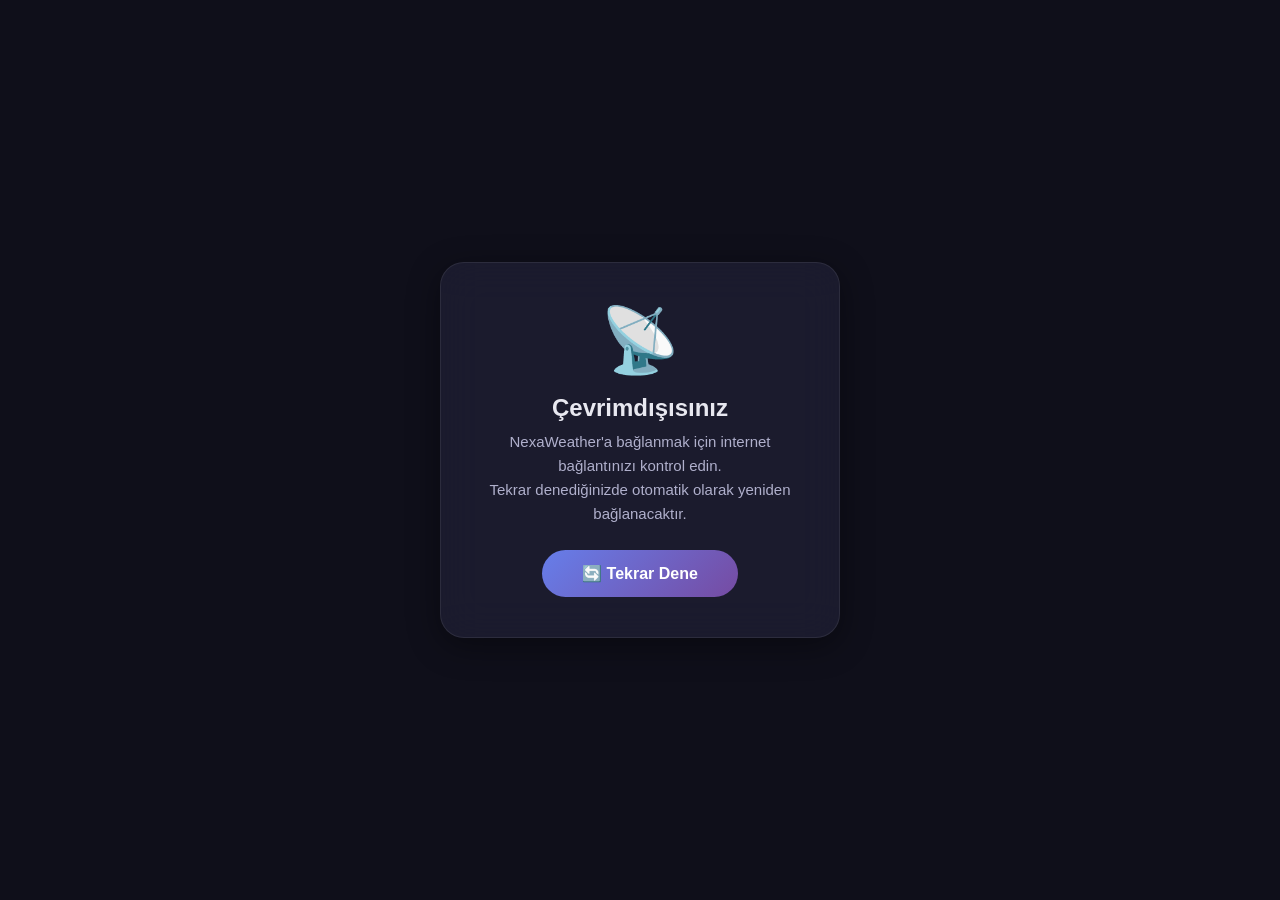
<file: offline.html>
<!DOCTYPE html>
<html lang="tr">
<head>
    <meta charset="UTF-8">
    <meta name="viewport" content="width=device-width, initial-scale=1.0">
    <title>Çevrimdışı - NexaWeather</title>
    <style>
        * {
            margin: 0;
            padding: 0;
            box-sizing: border-box;
        }

        body {
            font-family: -apple-system, BlinkMacSystemFont, 'Segoe UI', Roboto, sans-serif;
            background: #0f0f1a;
            color: #e8e8f0;
            min-height: 100vh;
            display: flex;
            align-items: center;
            justify-content: center;
            padding: 20px;
        }

        .offline-box {
            background: rgba(30, 30, 50, 0.8);
            backdrop-filter: blur(20px);
            border-radius: 24px;
            padding: 40px 30px;
            max-width: 400px;
            width: 100%;
            text-align: center;
            border: 1px solid rgba(255, 255, 255, 0.08);
            box-shadow: 0 8px 32px rgba(0, 0, 0, 0.4);
        }

        .offline-icon {
            font-size: 64px;
            margin-bottom: 16px;
        }

        .offline-title {
            font-size: 24px;
            font-weight: 700;
            margin-bottom: 8px;
        }

        .offline-desc {
            color: #b0b0cc;
            font-size: 15px;
            line-height: 1.6;
            margin-bottom: 24px;
        }

        .offline-btn {
            background: linear-gradient(135deg, #667eea 0%, #764ba2 100%);
            color: #fff;
            border: none;
            padding: 14px 40px;
            border-radius: 50px;
            font-size: 16px;
            font-weight: 600;
            cursor: pointer;
            transition: transform 0.2s;
        }

        .offline-btn:active {
            transform: scale(0.95);
        }

        .offline-btn:hover {
            transform: scale(1.02);
        }
    </style>
</head>
<body>

    <div class="offline-box">
        <div class="offline-icon">📡</div>
        <h1 class="offline-title">Çevrimdışısınız</h1>
        <p class="offline-desc">
            NexaWeather'a bağlanmak için internet bağlantınızı kontrol edin.<br>
            Tekrar denediğinizde otomatik olarak yeniden bağlanacaktır.
        </p>
        <button class="offline-btn" onclick="location.reload()">
            🔄 Tekrar Dene
        </button>
    </div>

</body>
</html>
</file>
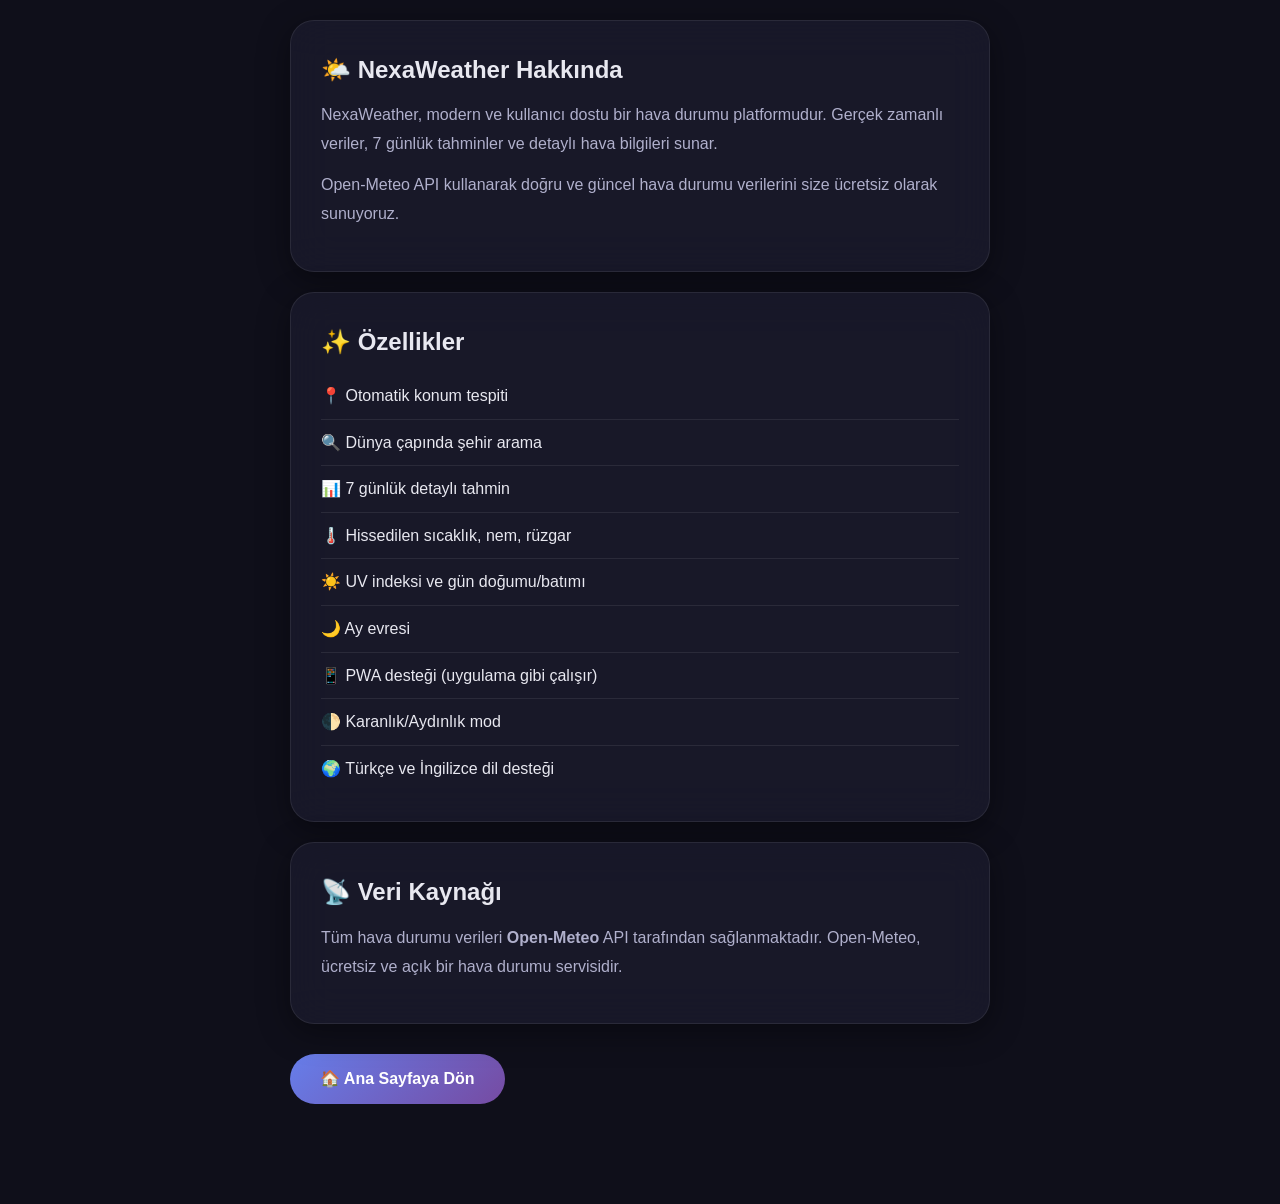
<file: pages/about.html>
<!DOCTYPE html>
<html lang="tr">
<head>
    <meta charset="UTF-8" />
    <meta name="viewport" content="width=device-width, initial-scale=1.0" />
    <title>NexaWeather - Hakkında</title>
    <script>document.documentElement.setAttribute('data-theme',localStorage.getItem('nexa_theme')||'dark');</script>
    <link rel="stylesheet" href="../style.css" />
    <style>
        .about-container {
            max-width: 700px;
            margin: 0 auto;
            padding: 20px 0;
        }
        .about-card {
            background: var(--bg-card);
            backdrop-filter: blur(20px);
            border-radius: var(--radius);
            padding: 30px;
            border: 1px solid var(--border-color);
            box-shadow: var(--shadow);
            margin-bottom: 20px;
        }
        .about-card h2 {
            font-size: 24px;
            margin-bottom: 12px;
        }
        .about-card p {
            color: var(--text-secondary);
            line-height: 1.8;
            margin-bottom: 12px;
        }
        .back-btn {
            display: inline-block;
            background: var(--gradient);
            color: #fff;
            padding: 12px 30px;
            border-radius: 50px;
            text-decoration: none;
            font-weight: 600;
            margin-top: 10px;
        }
        .back-btn:active {
            transform: scale(0.95);
        }
        .feature-list {
            list-style: none;
            padding: 0;
        }
        .feature-list li {
            padding: 10px 0;
            border-bottom: 1px solid var(--border-color);
            display: flex;
            align-items: center;
            gap: 12px;
        }
        .feature-list li:last-child {
            border-bottom: none;
        }
    </style>
</head>
<body>
    <div class="about-container">
        <div class="about-card">
            <h2>🌤️ NexaWeather Hakkında</h2>
            <p>
                NexaWeather, modern ve kullanıcı dostu bir hava durumu platformudur.
                Gerçek zamanlı veriler, 7 günlük tahminler ve detaylı hava bilgileri sunar.
            </p>
            <p>
                Open-Meteo API kullanarak doğru ve güncel hava durumu verilerini
                size ücretsiz olarak sunuyoruz.
            </p>
        </div>

        <div class="about-card">
            <h2>✨ Özellikler</h2>
            <ul class="feature-list">
                <li>📍 Otomatik konum tespiti</li>
                <li>🔍 Dünya çapında şehir arama</li>
                <li>📊 7 günlük detaylı tahmin</li>
                <li>🌡️ Hissedilen sıcaklık, nem, rüzgar</li>
                <li>☀️ UV indeksi ve gün doğumu/batımı</li>
                <li>🌙 Ay evresi</li>
                <li>📱 PWA desteği (uygulama gibi çalışır)</li>
                <li>🌓 Karanlık/Aydınlık mod</li>
                <li>🌍 Türkçe ve İngilizce dil desteği</li>
            </ul>
        </div>

        <div class="about-card">
            <h2>📡 Veri Kaynağı</h2>
            <p>
                Tüm hava durumu verileri <strong>Open-Meteo</strong> API tarafından sağlanmaktadır.
                Open-Meteo, ücretsiz ve açık bir hava durumu servisidir.
            </p>
        </div>

        <a href="../index.html" class="back-btn">🏠 Ana Sayfaya Dön</a>
    </div>
</body>
</html>
</file>
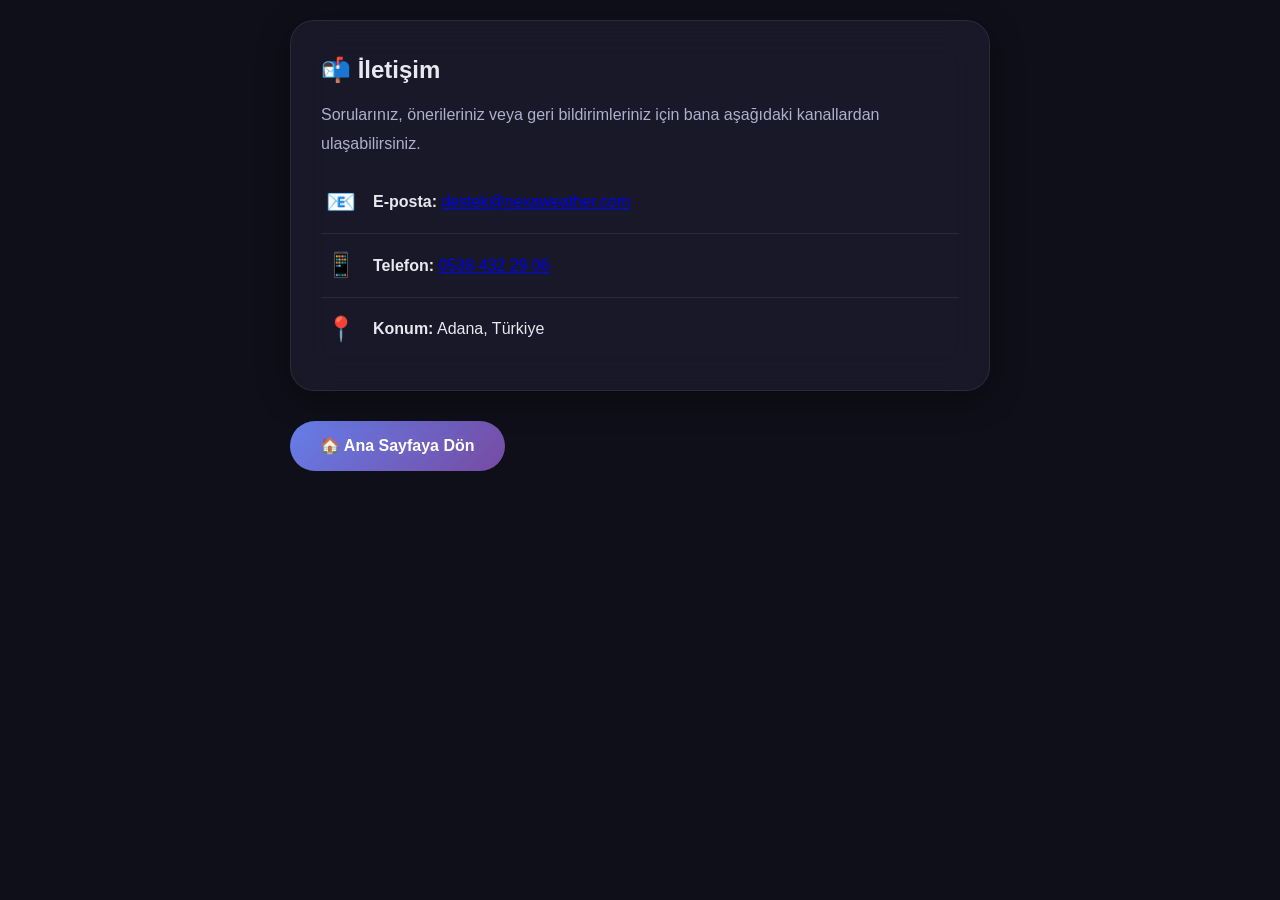
<file: pages/contact.html>
<!DOCTYPE html>
<html lang="tr">
<head>
    <meta charset="UTF-8" />
    <meta name="viewport" content="width=device-width, initial-scale=1.0" />
    <title>NexaWeather - İletişim</title>
    <script>document.documentElement.setAttribute('data-theme',localStorage.getItem('nexa_theme')||'dark');</script>
    <link rel="stylesheet" href="../style.css" />
    <style>
        .contact-container {
            max-width: 700px;
            margin: 0 auto;
            padding: 20px 0;
        }
        .contact-card {
            background: var(--bg-card);
            backdrop-filter: blur(20px);
            border-radius: var(--radius);
            padding: 30px;
            border: 1px solid var(--border-color);
            box-shadow: var(--shadow);
            margin-bottom: 20px;
        }
        .contact-card h2 {
            font-size: 24px;
            margin-bottom: 12px;
        }
        .contact-card p {
            color: var(--text-secondary);
            line-height: 1.8;
            margin-bottom: 12px;
        }
        .contact-item {
            display: flex;
            align-items: center;
            gap: 12px;
            padding: 12px 0;
            border-bottom: 1px solid var(--border-color);
            font-size: 16px;
        }
        .contact-item:last-child {
            border-bottom: none;
        }
        .contact-item .icon {
            font-size: 24px;
            width: 40px;
            text-align: center;
        }
        .back-btn {
            display: inline-block;
            background: var(--gradient);
            color: #fff;
            padding: 12px 30px;
            border-radius: 50px;
            text-decoration: none;
            font-weight: 600;
            margin-top: 10px;
            transition: var(--transition);
        }
        .back-btn:active {
            transform: scale(0.95);
        }
    </style>
</head>
<body>
    <div class="contact-container">
        <div class="contact-card">
            <h2>📬 İletişim</h2>
            <p>
                Sorularınız, önerileriniz veya geri bildirimleriniz için
                bana aşağıdaki kanallardan ulaşabilirsiniz.
            </p>

            <div class="contact-item">
                <span class="icon">📧</span>
                <span><strong>E-posta:</strong> <a href="mailto:destek@nexaweather.com">destek@nexaweather.com</a></span>
            </div>
            <div class="contact-item">
                <span class="icon">📱</span>
                <span><strong>Telefon:</strong> <a href="tel:+905384322906">0538 432 29 06</a></span>
            </div>
            <div class="contact-item">
                <span class="icon">📍</span>
                <span><strong>Konum:</strong> Adana, Türkiye</span>
            </div>
        </div>

        <a href="../index.html" class="back-btn">🏠 Ana Sayfaya Dön</a>
    </div>
</body>
</html>
</file>
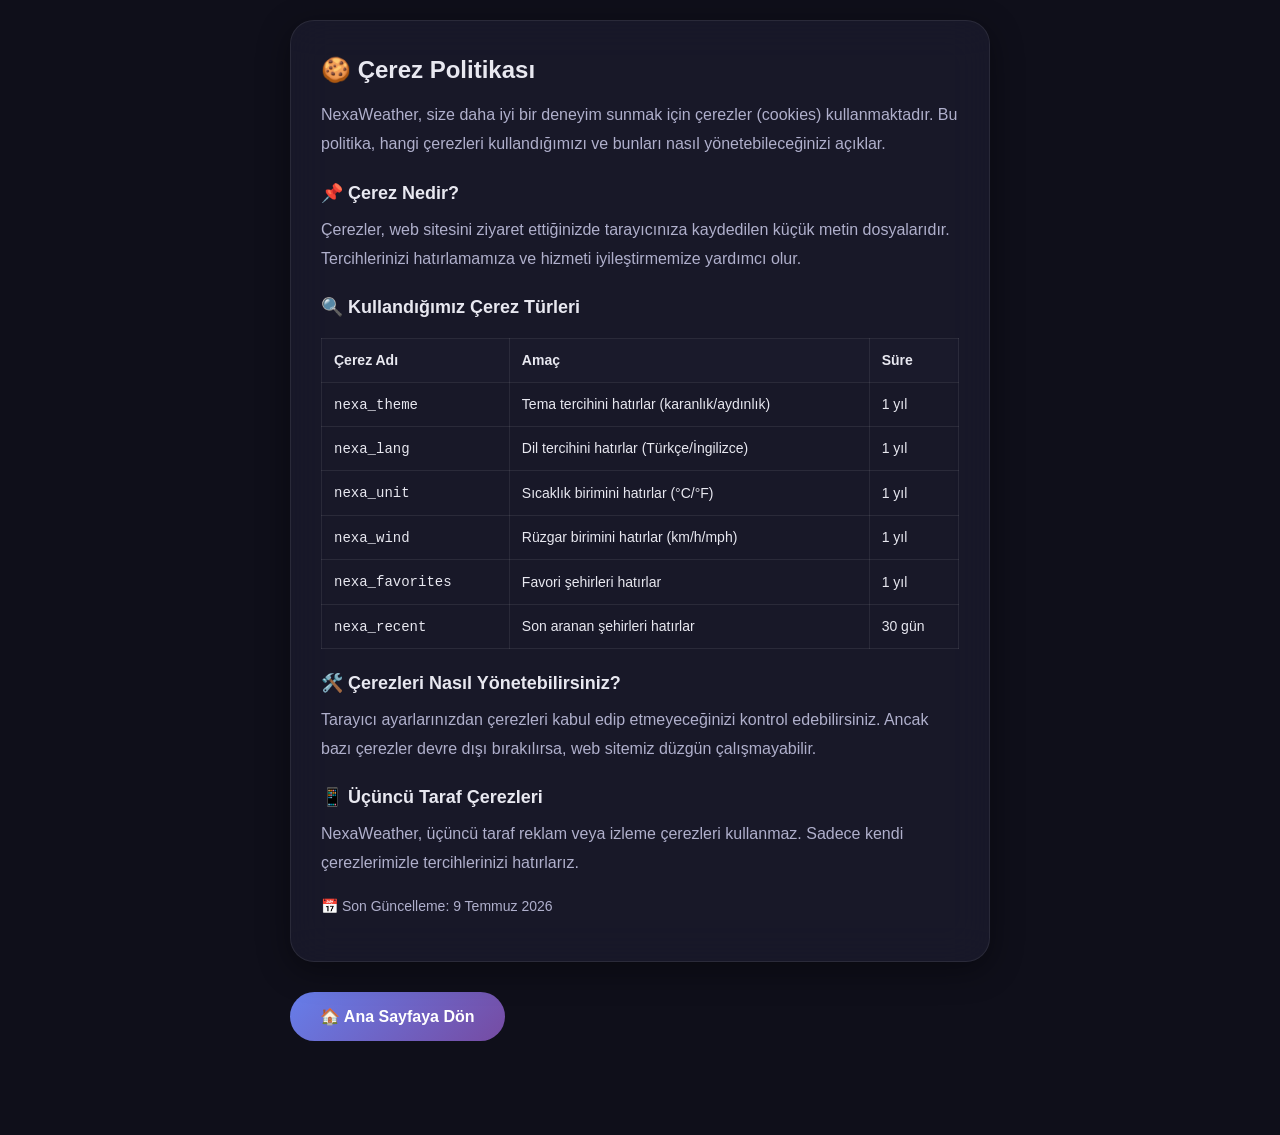
<file: pages/cookies.html>
<!DOCTYPE html>
<html lang="tr">
<head>
    <meta charset="UTF-8" />
    <meta name="viewport" content="width=device-width, initial-scale=1.0" />
    <title>NexaWeather - Çerez Politikası</title>
    <script>document.documentElement.setAttribute('data-theme',localStorage.getItem('nexa_theme')||'dark');</script>
    <link rel="stylesheet" href="../style.css" />
    <style>
        .cookies-container {
            max-width: 700px;
            margin: 0 auto;
            padding: 20px 0;
        }
        .cookies-card {
            background: var(--bg-card);
            backdrop-filter: blur(20px);
            border-radius: var(--radius);
            padding: 30px;
            border: 1px solid var(--border-color);
            box-shadow: var(--shadow);
            margin-bottom: 20px;
        }
        .cookies-card h2 {
            font-size: 24px;
            margin-bottom: 12px;
        }
        .cookies-card h3 {
            font-size: 18px;
            margin-top: 20px;
            margin-bottom: 8px;
            color: var(--text-primary);
        }
        .cookies-card p {
            color: var(--text-secondary);
            line-height: 1.8;
            margin-bottom: 12px;
        }
        .cookies-card ul {
            color: var(--text-secondary);
            line-height: 1.8;
            padding-left: 20px;
            margin-bottom: 12px;
        }
        .cookie-table {
            width: 100%;
            border-collapse: collapse;
            margin: 16px 0;
            font-size: 14px;
        }
        .cookie-table th,
        .cookie-table td {
            padding: 10px 12px;
            border: 1px solid var(--border-color);
            text-align: left;
        }
        .cookie-table th {
            background: var(--bg-glass);
            font-weight: 600;
        }
        .back-btn {
            display: inline-block;
            background: var(--gradient);
            color: #fff;
            padding: 12px 30px;
            border-radius: 50px;
            text-decoration: none;
            font-weight: 600;
            margin-top: 10px;
        }
        .back-btn:active {
            transform: scale(0.95);
        }
        .update-date {
            color: var(--text-muted);
            font-size: 14px;
            margin-top: 16px;
        }
    </style>
</head>
<body>
    <div class="cookies-container">
        <div class="cookies-card">
            <h2>🍪 Çerez Politikası</h2>
            <p>
                NexaWeather, size daha iyi bir deneyim sunmak için çerezler
                (cookies) kullanmaktadır. Bu politika, hangi çerezleri
                kullandığımızı ve bunları nasıl yönetebileceğinizi açıklar.
            </p>

            <h3>📌 Çerez Nedir?</h3>
            <p>
                Çerezler, web sitesini ziyaret ettiğinizde tarayıcınıza
                kaydedilen küçük metin dosyalarıdır. Tercihlerinizi hatırlamamıza
                ve hizmeti iyileştirmemize yardımcı olur.
            </p>

            <h3>🔍 Kullandığımız Çerez Türleri</h3>
            <table class="cookie-table">
                <thead>
                    <tr>
                        <th>Çerez Adı</th>
                        <th>Amaç</th>
                        <th>Süre</th>
                    </tr>
                </thead>
                <tbody>
                    <tr>
                        <td><code>nexa_theme</code></td>
                        <td>Tema tercihini hatırlar (karanlık/aydınlık)</td>
                        <td>1 yıl</td>
                    </tr>
                    <tr>
                        <td><code>nexa_lang</code></td>
                        <td>Dil tercihini hatırlar (Türkçe/İngilizce)</td>
                        <td>1 yıl</td>
                    </tr>
                    <tr>
                        <td><code>nexa_unit</code></td>
                        <td>Sıcaklık birimini hatırlar (°C/°F)</td>
                        <td>1 yıl</td>
                    </tr>
                    <tr>
                        <td><code>nexa_wind</code></td>
                        <td>Rüzgar birimini hatırlar (km/h/mph)</td>
                        <td>1 yıl</td>
                    </tr>
                    <tr>
                        <td><code>nexa_favorites</code></td>
                        <td>Favori şehirleri hatırlar</td>
                        <td>1 yıl</td>
                    </tr>
                    <tr>
                        <td><code>nexa_recent</code></td>
                        <td>Son aranan şehirleri hatırlar</td>
                        <td>30 gün</td>
                    </tr>
                </tbody>
            </table>

            <h3>🛠️ Çerezleri Nasıl Yönetebilirsiniz?</h3>
            <p>
                Tarayıcı ayarlarınızdan çerezleri kabul edip etmeyeceğinizi
                kontrol edebilirsiniz. Ancak bazı çerezler devre dışı bırakılırsa,
                web sitemiz düzgün çalışmayabilir.
            </p>

            <h3>📱 Üçüncü Taraf Çerezleri</h3>
            <p>
                NexaWeather, üçüncü taraf reklam veya izleme çerezleri kullanmaz.
                Sadece kendi çerezlerimizle tercihlerinizi hatırlarız.
            </p>

            <p class="update-date">📅 Son Güncelleme: 9 Temmuz 2026</p>
        </div>

        <a href="../index.html" class="back-btn">🏠 Ana Sayfaya Dön</a>
    </div>
</body>
</html>
</file>
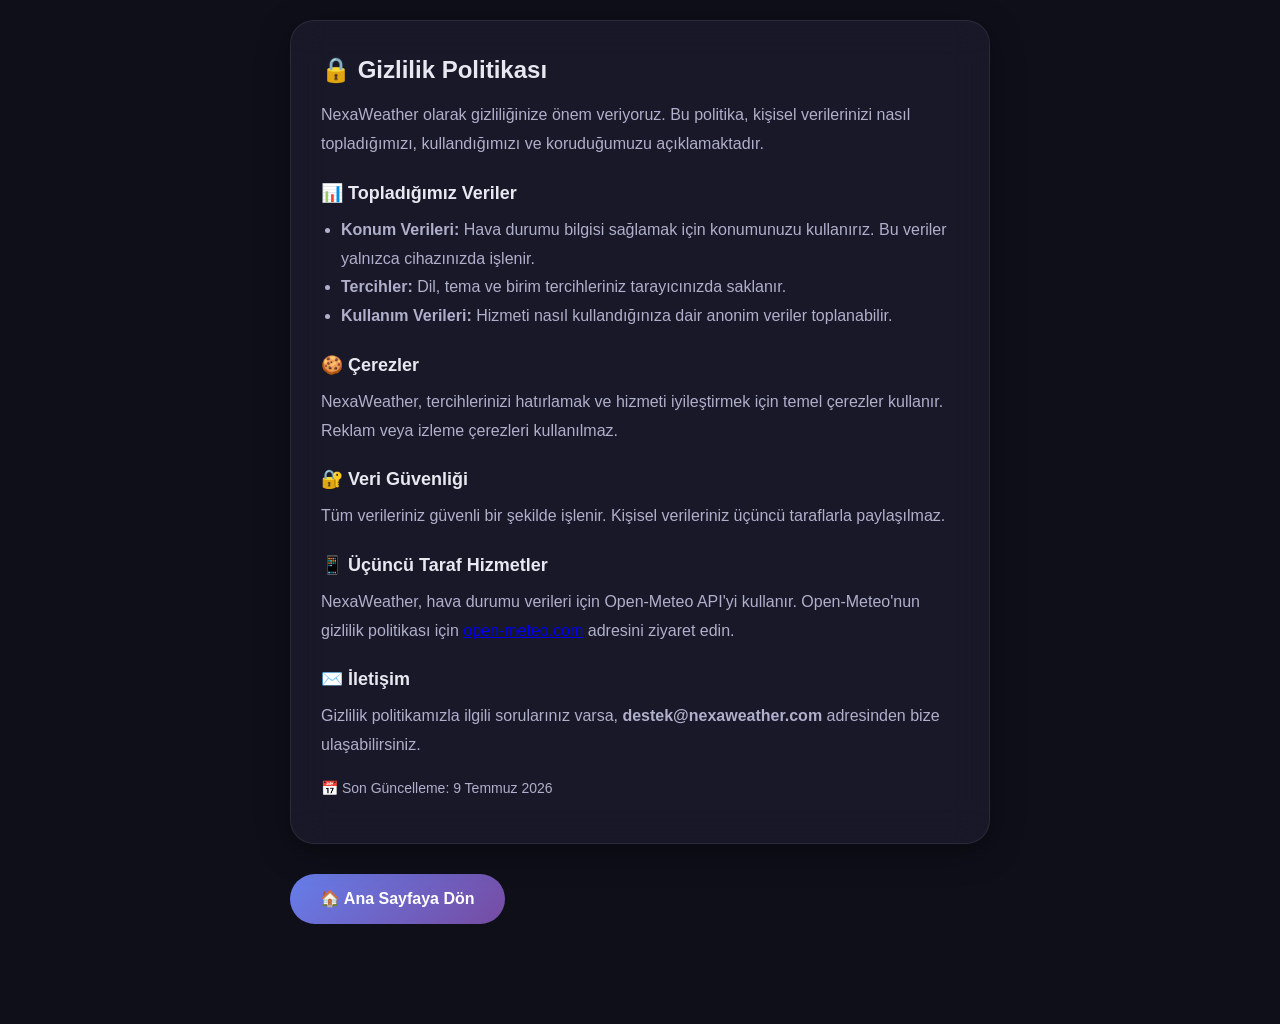
<file: pages/privacy.html>
<!DOCTYPE html>
<html lang="tr">
<head>
    <meta charset="UTF-8" />
    <meta name="viewport" content="width=device-width, initial-scale=1.0" />
    <title>NexaWeather - Gizlilik Politikası</title>
    <script>document.documentElement.setAttribute('data-theme',localStorage.getItem('nexa_theme')||'dark');</script>
    <link rel="stylesheet" href="../style.css" />
    <style>
        .privacy-container {
            max-width: 700px;
            margin: 0 auto;
            padding: 20px 0;
        }
        .privacy-card {
            background: var(--bg-card);
            backdrop-filter: blur(20px);
            border-radius: var(--radius);
            padding: 30px;
            border: 1px solid var(--border-color);
            box-shadow: var(--shadow);
            margin-bottom: 20px;
        }
        .privacy-card h2 {
            font-size: 24px;
            margin-bottom: 12px;
        }
        .privacy-card h3 {
            font-size: 18px;
            margin-top: 20px;
            margin-bottom: 8px;
            color: var(--text-primary);
        }
        .privacy-card p {
            color: var(--text-secondary);
            line-height: 1.8;
            margin-bottom: 12px;
        }
        .privacy-card ul {
            color: var(--text-secondary);
            line-height: 1.8;
            padding-left: 20px;
            margin-bottom: 12px;
        }
        .back-btn {
            display: inline-block;
            background: var(--gradient);
            color: #fff;
            padding: 12px 30px;
            border-radius: 50px;
            text-decoration: none;
            font-weight: 600;
            margin-top: 10px;
        }
        .back-btn:active {
            transform: scale(0.95);
        }
        .update-date {
            color: var(--text-muted);
            font-size: 14px;
            margin-top: 16px;
        }
    </style>
</head>
<body>
    <div class="privacy-container">
        <div class="privacy-card">
            <h2>🔒 Gizlilik Politikası</h2>
            <p>
                NexaWeather olarak gizliliğinize önem veriyoruz. Bu politika,
                kişisel verilerinizi nasıl topladığımızı, kullandığımızı ve
                koruduğumuzu açıklamaktadır.
            </p>

            <h3>📊 Topladığımız Veriler</h3>
            <ul>
                <li><strong>Konum Verileri:</strong> Hava durumu bilgisi sağlamak için konumunuzu kullanırız. Bu veriler yalnızca cihazınızda işlenir.</li>
                <li><strong>Tercihler:</strong> Dil, tema ve birim tercihleriniz tarayıcınızda saklanır.</li>
                <li><strong>Kullanım Verileri:</strong> Hizmeti nasıl kullandığınıza dair anonim veriler toplanabilir.</li>
            </ul>

            <h3>🍪 Çerezler</h3>
            <p>
                NexaWeather, tercihlerinizi hatırlamak ve hizmeti iyileştirmek için
                temel çerezler kullanır. Reklam veya izleme çerezleri kullanılmaz.
            </p>

            <h3>🔐 Veri Güvenliği</h3>
            <p>
                Tüm verileriniz güvenli bir şekilde işlenir. Kişisel verileriniz
                üçüncü taraflarla paylaşılmaz.
            </p>

            <h3>📱 Üçüncü Taraf Hizmetler</h3>
            <p>
                NexaWeather, hava durumu verileri için Open-Meteo API'yi kullanır.
                Open-Meteo'nun gizlilik politikası için 
                <a href="https://open-meteo.com/en/privacy-policy" target="_blank">open-meteo.com</a>
                adresini ziyaret edin.
            </p>

            <h3>✉️ İletişim</h3>
            <p>
                Gizlilik politikamızla ilgili sorularınız varsa, 
                <strong>destek@nexaweather.com</strong> adresinden bize ulaşabilirsiniz.
            </p>

            <p class="update-date">📅 Son Güncelleme: 9 Temmuz 2026</p>
        </div>

        <a href="../index.html" class="back-btn">🏠 Ana Sayfaya Dön</a>
    </div>
</body>
</html>
</file>
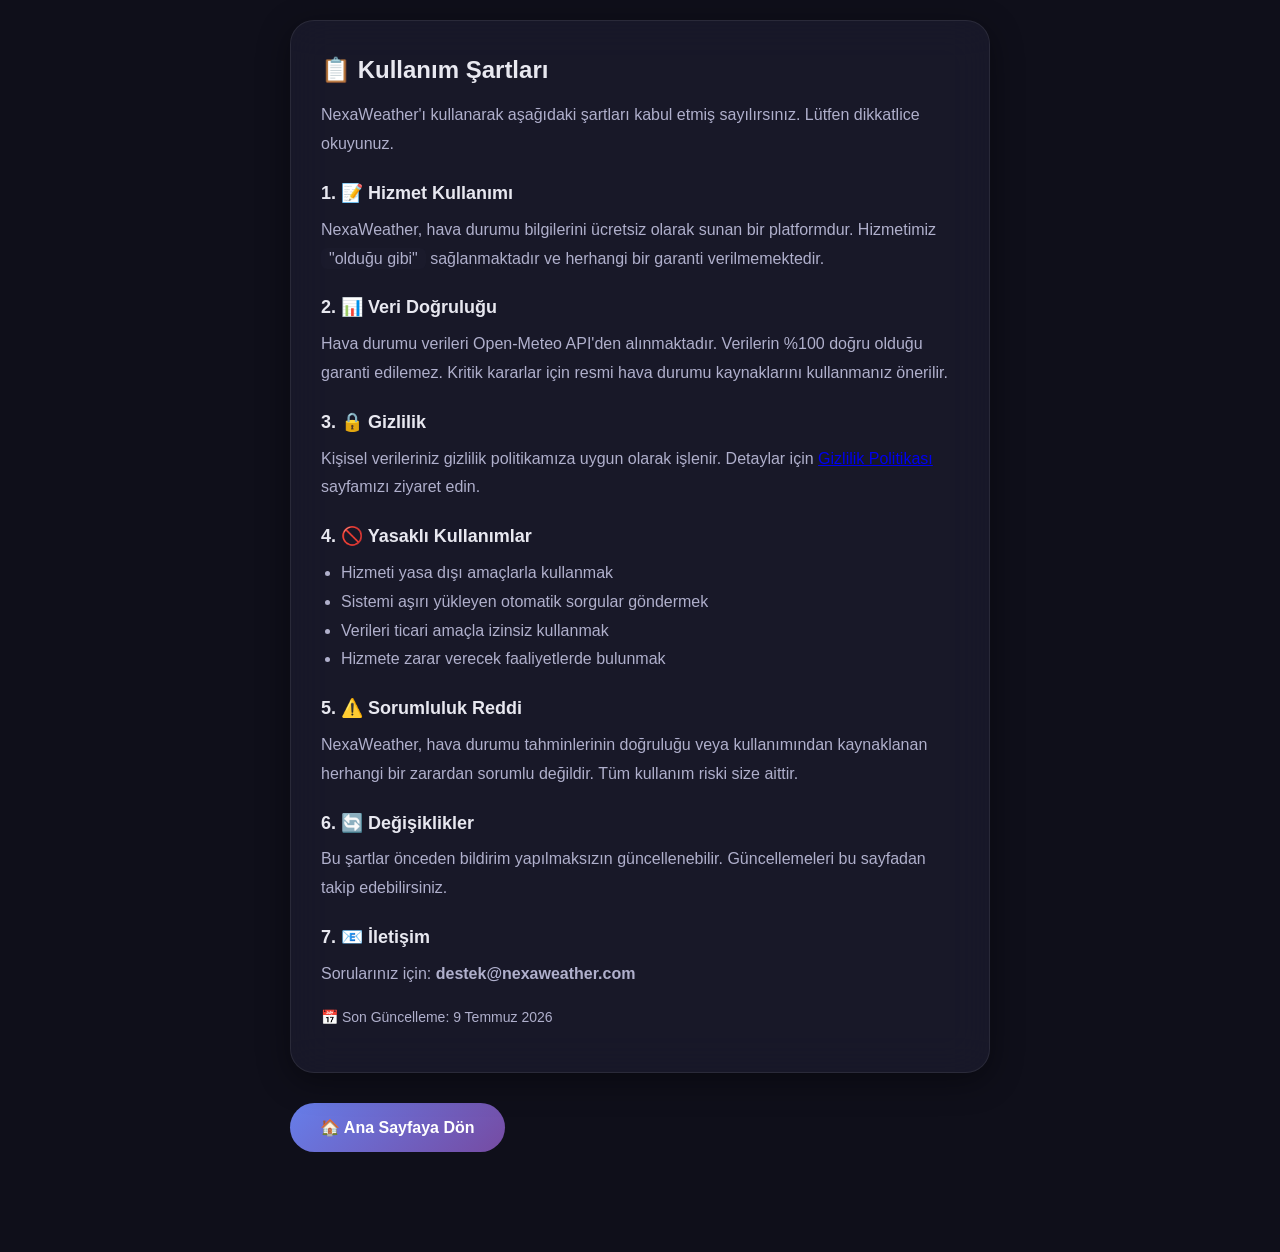
<file: pages/terms.html>
<!DOCTYPE html>
<html lang="tr">
<head>
    <meta charset="UTF-8" />
    <meta name="viewport" content="width=device-width, initial-scale=1.0" />
    <title>NexaWeather - Kullanım Şartları</title>
    <script>document.documentElement.setAttribute('data-theme',localStorage.getItem('nexa_theme')||'dark');</script>
    <link rel="stylesheet" href="../style.css" />
    <style>
        .terms-container {
            max-width: 700px;
            margin: 0 auto;
            padding: 20px 0;
        }
        .terms-card {
            background: var(--bg-card);
            backdrop-filter: blur(20px);
            border-radius: var(--radius);
            padding: 30px;
            border: 1px solid var(--border-color);
            box-shadow: var(--shadow);
            margin-bottom: 20px;
        }
        .terms-card h2 {
            font-size: 24px;
            margin-bottom: 12px;
        }
        .terms-card h3 {
            font-size: 18px;
            margin-top: 20px;
            margin-bottom: 8px;
            color: var(--text-primary);
        }
        .terms-card p {
            color: var(--text-secondary);
            line-height: 1.8;
            margin-bottom: 12px;
        }
        .terms-card ul {
            color: var(--text-secondary);
            line-height: 1.8;
            padding-left: 20px;
            margin-bottom: 12px;
        }
        .back-btn {
            display: inline-block;
            background: var(--gradient);
            color: #fff;
            padding: 12px 30px;
            border-radius: 50px;
            text-decoration: none;
            font-weight: 600;
            margin-top: 10px;
        }
        .back-btn:active {
            transform: scale(0.95);
        }
        .update-date {
            color: var(--text-muted);
            font-size: 14px;
            margin-top: 16px;
        }
        .highlight {
            background: var(--bg-glass);
            padding: 2px 8px;
            border-radius: 6px;
            font-weight: 500;
        }
    </style>
</head>
<body>
    <div class="terms-container">
        <div class="terms-card">
            <h2>📋 Kullanım Şartları</h2>
            <p>
                NexaWeather'ı kullanarak aşağıdaki şartları kabul etmiş
                sayılırsınız. Lütfen dikkatlice okuyunuz.
            </p>

            <h3>1. 📝 Hizmet Kullanımı</h3>
            <p>
                NexaWeather, hava durumu bilgilerini ücretsiz olarak sunan
                bir platformdur. Hizmetimiz <span class="highlight">"olduğu gibi"</span>
                sağlanmaktadır ve herhangi bir garanti verilmemektedir.
            </p>

            <h3>2. 📊 Veri Doğruluğu</h3>
            <p>
                Hava durumu verileri Open-Meteo API'den alınmaktadır. Verilerin
                %100 doğru olduğu garanti edilemez. Kritik kararlar için resmi
                hava durumu kaynaklarını kullanmanız önerilir.
            </p>

            <h3>3. 🔒 Gizlilik</h3>
            <p>
                Kişisel verileriniz gizlilik politikamıza uygun olarak işlenir.
                Detaylar için <a href="privacy.html">Gizlilik Politikası</a>
                sayfamızı ziyaret edin.
            </p>

            <h3>4. 🚫 Yasaklı Kullanımlar</h3>
            <ul>
                <li>Hizmeti yasa dışı amaçlarla kullanmak</li>
                <li>Sistemi aşırı yükleyen otomatik sorgular göndermek</li>
                <li>Verileri ticari amaçla izinsiz kullanmak</li>
                <li>Hizmete zarar verecek faaliyetlerde bulunmak</li>
            </ul>

            <h3>5. ⚠️ Sorumluluk Reddi</h3>
            <p>
                NexaWeather, hava durumu tahminlerinin doğruluğu veya
                kullanımından kaynaklanan herhangi bir zarardan
                sorumlu değildir. Tüm kullanım riski size aittir.
            </p>

            <h3>6. 🔄 Değişiklikler</h3>
            <p>
                Bu şartlar önceden bildirim yapılmaksızın güncellenebilir.
                Güncellemeleri bu sayfadan takip edebilirsiniz.
            </p>

            <h3>7. 📧 İletişim</h3>
            <p>
                Sorularınız için: <strong>destek@nexaweather.com</strong>
            </p>

            <p class="update-date">📅 Son Güncelleme: 9 Temmuz 2026</p>
        </div>

        <a href="../index.html" class="back-btn">🏠 Ana Sayfaya Dön</a>
    </div>
</body>
</html>
</file>
<file: style.css>
/* ============================================
   NEXAWEATHER - ANA STİL DOSYASI
   Premium | Glassmorphism | Mobile-First
   ============================================ */

/* ---------- CSS DEĞİŞKENLERİ ---------- */
:root {
    /* Renkler - Light Mode */
    --bg-primary: #f0f4f8;
    --bg-secondary: rgba(255, 255, 255, 0.7);
    --bg-card: rgba(255, 255, 255, 0.6);
    --bg-glass: rgba(255, 255, 255, 0.25);
    --text-primary: #1a1a2e;
    --text-secondary: #4a4a6a;
    --text-muted: #8888aa;
    --border-color: rgba(255, 255, 255, 0.3);
    --shadow: 0 8px 32px rgba(0, 0, 0, 0.1);
    --shadow-hover: 0 12px 48px rgba(0, 0, 0, 0.15);
    --gradient: linear-gradient(135deg, #667eea 0%, #764ba2 100%);
    --gradient-warm: linear-gradient(135deg, #f093fb 0%, #f5576c 100%);
    --radius: 24px;
    --radius-sm: 12px;
    --transition: all 0.3s cubic-bezier(0.4, 0, 0.2, 1);
    --font: 'Inter', -apple-system, BlinkMacSystemFont, sans-serif;
}

/* Dark Mode */
[data-theme="dark"] {
    --bg-primary: #0f0f1a;
    --bg-secondary: rgba(30, 30, 50, 0.8);
    --bg-card: rgba(30, 30, 50, 0.6);
    --bg-glass: rgba(30, 30, 50, 0.3);
    --text-primary: #e8e8f0;
    --text-secondary: #b0b0cc;
    --text-muted: #6a6a8a;
    --border-color: rgba(255, 255, 255, 0.08);
    --shadow: 0 8px 32px rgba(0, 0, 0, 0.4);
    --shadow-hover: 0 12px 48px rgba(0, 0, 0, 0.5);
}

/* ---------- RESET & BASE ---------- */
*,
*::before,
*::after {
    margin: 0;
    padding: 0;
    box-sizing: border-box;
}

html {
    scroll-behavior: smooth;
    -webkit-tap-highlight-color: transparent;
}

body {
    font-family: var(--font);
    background: var(--bg-primary);
    color: var(--text-primary);
    min-height: 100vh;
    transition: background 0.4s ease, color 0.4s ease;
    line-height: 1.6;
    padding: 0 16px 80px 16px;
    -webkit-font-smoothing: antialiased;
}

/* ---------- SCROLLBAR ---------- */
::-webkit-scrollbar {
    width: 6px;
    height: 6px;
}
::-webkit-scrollbar-track {
    background: transparent;
}
::-webkit-scrollbar-thumb {
    background: var(--text-muted);
    border-radius: 10px;
}

/* ---------- HEADER / NAV ---------- */
.header {
    position: sticky;
    top: 0;
    z-index: 100;
    padding: 12px 0;
    background: var(--bg-secondary);
    backdrop-filter: blur(20px);
    -webkit-backdrop-filter: blur(20px);
    border-bottom: 1px solid var(--border-color);
    border-radius: 0 0 24px 24px;
    margin: 0 -16px 20px -16px;
    padding: 12px 20px;
}

.nav {
    display: flex;
    justify-content: space-between;
    align-items: center;
    max-width: 600px;
    margin: 0 auto;
}

.logo {
    font-size: 20px;
    font-weight: 800;
    background: var(--gradient);
    -webkit-background-clip: text;
    -webkit-text-fill-color: transparent;
    background-clip: text;
    letter-spacing: -0.5px;
}

.nav-controls {
    display: flex;
    gap: 8px;
}

.nav-btn {
    width: 40px;
    height: 40px;
    border: none;
    border-radius: 50%;
    background: var(--bg-glass);
    backdrop-filter: blur(10px);
    color: var(--text-primary);
    font-size: 18px;
    cursor: pointer;
    transition: var(--transition);
    display: flex;
    align-items: center;
    justify-content: center;
    border: 1px solid var(--border-color);
}

.nav-btn:active {
    transform: scale(0.92);
}

/* ---------- HERO ---------- */
.hero {
    text-align: center;
    padding: 20px 0 30px 0;
    position: relative;
}

.hero-content {
    background: var(--bg-card);
    backdrop-filter: blur(20px);
    -webkit-backdrop-filter: blur(20px);
    border-radius: var(--radius);
    padding: 30px 20px;
    border: 1px solid var(--border-color);
    box-shadow: var(--shadow);
    margin-bottom: 20px;
    transition: var(--transition);
}

.hero-title {
    font-size: 22px;
    font-weight: 600;
    color: var(--text-secondary);
    margin-bottom: 4px;
}

.hero-temp {
    font-size: 64px;
    font-weight: 800;
    letter-spacing: -3px;
    background: var(--gradient);
    -webkit-background-clip: text;
    -webkit-text-fill-color: transparent;
    background-clip: text;
    line-height: 1.1;
}

.hero-condition {
    font-size: 18px;
    font-weight: 500;
    color: var(--text-secondary);
    margin-top: 4px;
}

.hero-details {
    display: flex;
    justify-content: center;
    gap: 20px;
    margin-top: 12px;
    font-size: 14px;
    color: var(--text-muted);
}

.hero-details span {
    background: var(--bg-glass);
    padding: 4px 12px;
    border-radius: 20px;
    border: 1px solid var(--border-color);
}

/* ---------- SEARCH ---------- */
.search-container {
    display: flex;
    gap: 8px;
    background: var(--bg-card);
    backdrop-filter: blur(20px);
    border-radius: 50px;
    padding: 6px;
    border: 1px solid var(--border-color);
    box-shadow: var(--shadow);
    max-width: 500px;
    margin: 0 auto;
}

.search-container input {
    flex: 1;
    border: none;
    background: transparent;
    padding: 12px 16px;
    font-size: 15px;
    font-family: var(--font);
    color: var(--text-primary);
    outline: none;
    min-width: 0;
}

.search-container input::placeholder {
    color: var(--text-muted);
}

.search-container button {
    width: 46px;
    height: 46px;
    border: none;
    border-radius: 50%;
    background: var(--gradient);
    color: #fff;
    font-size: 18px;
    cursor: pointer;
    transition: var(--transition);
    flex-shrink: 0;
    display: flex;
    align-items: center;
    justify-content: center;
}

.search-container button:active {
    transform: scale(0.92);
}

#locationBtn {
    background: var(--bg-glass);
    color: var(--text-primary);
    border: 1px solid var(--border-color);
}

/* ---------- SECTIONS ---------- */
.section {
    margin-top: 28px;
}

.section-title {
    font-size: 18px;
    font-weight: 700;
    margin-bottom: 14px;
    color: var(--text-primary);
    padding-left: 4px;
}

/* ---------- HOURLY ---------- */
.hourly-scroll {
    display: flex;
    gap: 12px;
    overflow-x: auto;
    padding: 4px 0 12px 0;
    scroll-snap-type: x mandatory;
    -webkit-overflow-scrolling: touch;
}

.hourly-item {
    flex: 0 0 72px;
    text-align: center;
    background: var(--bg-card);
    backdrop-filter: blur(10px);
    border-radius: var(--radius-sm);
    padding: 12px 6px;
    border: 1px solid var(--border-color);
    scroll-snap-align: start;
    transition: var(--transition);
    min-width: 64px;
}

.hourly-item .hour {
    font-size: 12px;
    color: var(--text-muted);
    font-weight: 500;
}

.hourly-item .icon {
    font-size: 24px;
    margin: 4px 0;
}

.hourly-item .temp {
    font-size: 15px;
    font-weight: 700;
}

/* ---------- DAILY ---------- */
.daily-grid {
    display: flex;
    flex-direction: column;
    gap: 8px;
}

.daily-item {
    display: flex;
    align-items: center;
    justify-content: space-between;
    background: var(--bg-card);
    backdrop-filter: blur(10px);
    border-radius: var(--radius-sm);
    padding: 12px 16px;
    border: 1px solid var(--border-color);
    transition: var(--transition);
}

.daily-item .day {
    font-weight: 600;
    width: 80px;
}

.daily-item .icon {
    font-size: 24px;
}

.daily-item .temps {
    display: flex;
    gap: 12px;
    font-weight: 500;
}

.daily-item .temps .high {
    color: #f5576c;
}
.daily-item .temps .low {
    color: #667eea;
}

/* ---------- HIGHLIGHTS ---------- */
.highlights-grid {
    display: grid;
    grid-template-columns: 1fr 1fr;
    gap: 10px;
}

.highlight-card {
    background: var(--bg-card);
    backdrop-filter: blur(10px);
    border-radius: var(--radius-sm);
    padding: 14px 12px;
    border: 1px solid var(--border-color);
    text-align: center;
    transition: var(--transition);
}

.highlight-card .label {
    font-size: 11px;
    color: var(--text-muted);
    text-transform: uppercase;
    letter-spacing: 0.5px;
    font-weight: 600;
}

.highlight-card .value {
    font-size: 22px;
    font-weight: 700;
    margin-top: 2px;
}

.highlight-card .sub {
    font-size: 12px;
    color: var(--text-muted);
}

/* ---------- CHARTS ---------- */
.charts-grid {
    display: grid;
    grid-template-columns: 1fr 1fr;
    gap: 12px;
}

.chart-card {
    background: var(--bg-card);
    backdrop-filter: blur(10px);
    border-radius: var(--radius-sm);
    padding: 12px;
    border: 1px solid var(--border-color);
    position: relative;
    height: 180px;
}

.chart-card canvas {
    width: 100% !important;
    height: 100% !important;
}

/* ---------- AQI ---------- */
.aqi-card {
    background: var(--bg-card);
    backdrop-filter: blur(10px);
    border-radius: var(--radius-sm);
    padding: 20px;
    border: 1px solid var(--border-color);
    text-align: center;
}

.aqi-value {
    font-size: 48px;
    font-weight: 800;
}

.aqi-label {
    font-size: 16px;
    color: var(--text-secondary);
}

/* ---------- MAP ---------- */
.map-placeholder {
    background: var(--bg-card);
    backdrop-filter: blur(10px);
    border-radius: var(--radius-sm);
    padding: 40px 20px;
    border: 1px solid var(--border-color);
    text-align: center;
    color: var(--text-muted);
}

/* ---------- SUGGESTIONS ---------- */
.suggestions-grid {
    display: flex;
    flex-wrap: wrap;
    gap: 8px;
}

.suggestion-tag {
    background: var(--bg-card);
    backdrop-filter: blur(10px);
    border-radius: 50px;
    padding: 8px 16px;
    border: 1px solid var(--border-color);
    font-size: 14px;
    font-weight: 500;
    display: inline-flex;
    align-items: center;
    gap: 6px;
    transition: var(--transition);
}

/* ---------- ADS ---------- */
.ad-container {
    margin: 24px 0;
    padding: 16px;
    background: var(--bg-card);
    border-radius: var(--radius-sm);
    border: 2px dashed var(--border-color);
    text-align: center;
    min-height: 90px;
    display: flex;
    align-items: center;
    justify-content: center;
    color: var(--text-muted);
    font-size: 14px;
}

.ad-container::before {
    content: "📢 Reklam Alanı";
    opacity: 0.5;
}

/* ---------- FOOTER ---------- */
.footer {
    margin-top: 40px;
    padding-top: 24px;
    border-top: 1px solid var(--border-color);
    text-align: center;
    font-size: 13px;
    color: var(--text-muted);
}

.footer-links {
    display: flex;
    flex-wrap: wrap;
    justify-content: center;
    gap: 12px;
    margin-top: 10px;
}

.footer-links a {
    color: var(--text-muted);
    text-decoration: none;
    transition: var(--transition);
}

.footer-links a:active {
    color: var(--text-primary);
}

/* ---------- UTILITIES ---------- */
.hidden {
    display: none !important;
}

.text-center {
    text-align: center;
}

.mt-8 {
    margin-top: 8px;
}

/* ---------- RESPONSIVE ---------- */
@media (min-width: 600px) {
    body {
        padding: 0 32px 80px 32px;
        max-width: 700px;
        margin: 0 auto;
    }

    .header {
        margin: 0 -32px 20px -32px;
        padding: 12px 32px;
    }

    .hero-temp {
        font-size: 80px;
    }

    .highlights-grid {
        grid-template-columns: repeat(3, 1fr);
    }

    .charts-grid {
        grid-template-columns: 1fr 1fr;
    }
}

@media (min-width: 900px) {
    body {
        max-width: 1100px;
        padding: 0 40px 80px 40px;
    }

    .header {
        margin: 0 -40px 20px -40px;
        padding: 12px 40px;
    }

    .daily-grid {
        display: grid;
        grid-template-columns: 1fr 1fr;
        gap: 8px;
    }

    .highlights-grid {
        grid-template-columns: repeat(4, 1fr);
    }

    .charts-grid {
        grid-template-columns: 1fr 1fr 1fr;
    }
}

/* ---------- ANIMATIONS ---------- */
@keyframes fadeUp {
    from {
        opacity: 0;
        transform: translateY(20px);
    }
    to {
        opacity: 1;
        transform: translateY(0);
    }
}

@keyframes pulse {
    0%,
    100% {
        opacity: 1;
    }
    50% {
        opacity: 0.5;
    }
}

.fade-up {
    animation: fadeUp 0.6s ease forwards;
}

.loading {
    animation: pulse 1.2s ease-in-out infinite;
}

/* ---------- LOADING SKELETON ---------- */
.skeleton {
    background: var(--bg-glass);
    border-radius: 8px;
    min-height: 40px;
    animation: pulse 1.5s ease-in-out infinite;
}
/* ========== SIDE MENU ========== */
.menu-overlay {
    position: fixed;
    top: 0;
    left: 0;
    width: 100%;
    height: 100%;
    background: rgba(0, 0, 0, 0.5);
    z-index: 999;
    opacity: 0;
    transition: opacity 0.3s ease;
}

.menu-content {
    position: fixed;
    top: 0;
    right: 0;
    width: 280px;
    height: 100%;
    background: var(--bg-primary);
    z-index: 1000;
    padding: 20px;
    transform: translateX(100%);
    transition: transform 0.3s cubic-bezier(0.4, 0, 0.2, 1);
    box-shadow: var(--shadow);
    display: flex;
    flex-direction: column;
    border-left: 1px solid var(--border-color);
}

.menu-header {
    display: flex;
    justify-content: space-between;
    align-items: center;
    padding-bottom: 16px;
    border-bottom: 1px solid var(--border-color);
    margin-bottom: 16px;
}

.menu-logo {
    font-size: 18px;
    font-weight: 700;
    background: var(--gradient);
    -webkit-background-clip: text;
    -webkit-text-fill-color: transparent;
    background-clip: text;
}

.menu-close {
    background: none;
    border: none;
    font-size: 24px;
    color: var(--text-primary);
    cursor: pointer;
}

.menu-items {
    flex: 1;
    display: flex;
    flex-direction: column;
    gap: 4px;
}

.menu-items a {
    display: block;
    padding: 12px 16px;
    border-radius: var(--radius-sm);
    color: var(--text-primary);
    text-decoration: none;
    font-weight: 500;
    transition: var(--transition);
}

.menu-items a:active {
    background: var(--bg-glass);
}

.menu-footer {
    border-top: 1px solid var(--border-color);
    padding-top: 16px;
    display: flex;
    flex-direction: column;
    gap: 8px;
}

.menu-footer button {
    padding: 12px 16px;
    border: none;
    border-radius: var(--radius-sm);
    background: var(--bg-glass);
    color: var(--text-primary);
    font-weight: 500;
    cursor: pointer;
    transition: var(--transition);
    font-size: 15px;
}

.menu-footer button:active {
    transform: scale(0.97);
}
/* ========== FAVORİLER ========== */
.hero-header {
    display: flex;
    align-items: center;
    justify-content: center;
    gap: 12px;
}

.fav-btn {
    background: none;
    border: none;
    font-size: 32px;
    cursor: pointer;
    transition: var(--transition);
    color: var(--text-muted);
}

.fav-btn:active {
    transform: scale(1.2);
}

.menu-section {
    margin-top: 16px;
    padding-top: 16px;
    border-top: 1px solid var(--border-color);
}

.menu-section-title {
    font-size: 13px;
    font-weight: 600;
    color: var(--text-muted);
    text-transform: uppercase;
    letter-spacing: 0.5px;
    margin-bottom: 8px;
    padding: 0 16px;
}

.favorites-list {
    display: flex;
    flex-direction: column;
    gap: 4px;
}

.favorite-item {
    display: flex;
    justify-content: space-between;
    align-items: center;
    padding: 10px 16px;
    border-radius: var(--radius-sm);
    cursor: pointer;
    transition: var(--transition);
    color: var(--text-primary);
    font-weight: 500;
}

.favorite-item:active {
    background: var(--bg-glass);
}

.fav-remove {
    background: none;
    border: none;
    color: var(--text-muted);
    font-size: 16px;
    cursor: pointer;
    padding: 4px 8px;
}

.favorites-empty {
    padding: 12px 16px;
    color: var(--text-muted);
    font-size: 14px;
}

/* ========== TOAST BİLDİRİM ========== */
#toast {
    position: fixed;
    bottom: 30px;
    left: 50%;
    transform: translateX(-50%);
    background: var(--bg-card);
    backdrop-filter: blur(20px);
    padding: 14px 28px;
    border-radius: 50px;
    border: 1px solid var(--border-color);
    box-shadow: var(--shadow);
    font-weight: 500;
    z-index: 9999;
    display: none;
    opacity: 0;
    transition: opacity 0.3s ease;
    max-width: 90%;
    text-align: center;
}
/* ========== HARİTA ========== */
.map-header {
    display: flex;
    flex-direction: column;
    gap: 10px;
    margin-bottom: 14px;
}

.map-controls {
    display: flex;
    gap: 8px;
    flex-wrap: wrap;
}

.map-btn {
    padding: 6px 14px;
    border: 1px solid var(--border-color);
    border-radius: 20px;
    background: var(--bg-glass);
    color: var(--text-secondary);
    font-size: 13px;
    font-weight: 500;
    cursor: pointer;
    transition: var(--transition);
}

.map-btn.active {
    background: var(--gradient);
    color: #fff;
    border-color: transparent;
}

.map-btn:active {
    transform: scale(0.95);
}

.map-container {
    background: var(--bg-card);
    backdrop-filter: blur(10px);
    border-radius: var(--radius-sm);
    padding: 12px;
    border: 1px solid var(--border-color);
    position: relative;
    overflow: hidden;
}

#weatherMap {
    width: 100%;
    height: auto;
    border-radius: 8px;
    background: var(--bg-glass);
}

.map-legend {
    display: flex;
    justify-content: center;
    gap: 12px;
    margin-top: 10px;
    font-size: 12px;
    color: var(--text-muted);
}

.map-legend span {
    display: flex;
    align-items: center;
    gap: 4px;
}

.map-legend .color-box {
    display: inline-block;
    width: 16px;
    height: 16px;
    border-radius: 4px;
}
</file>
